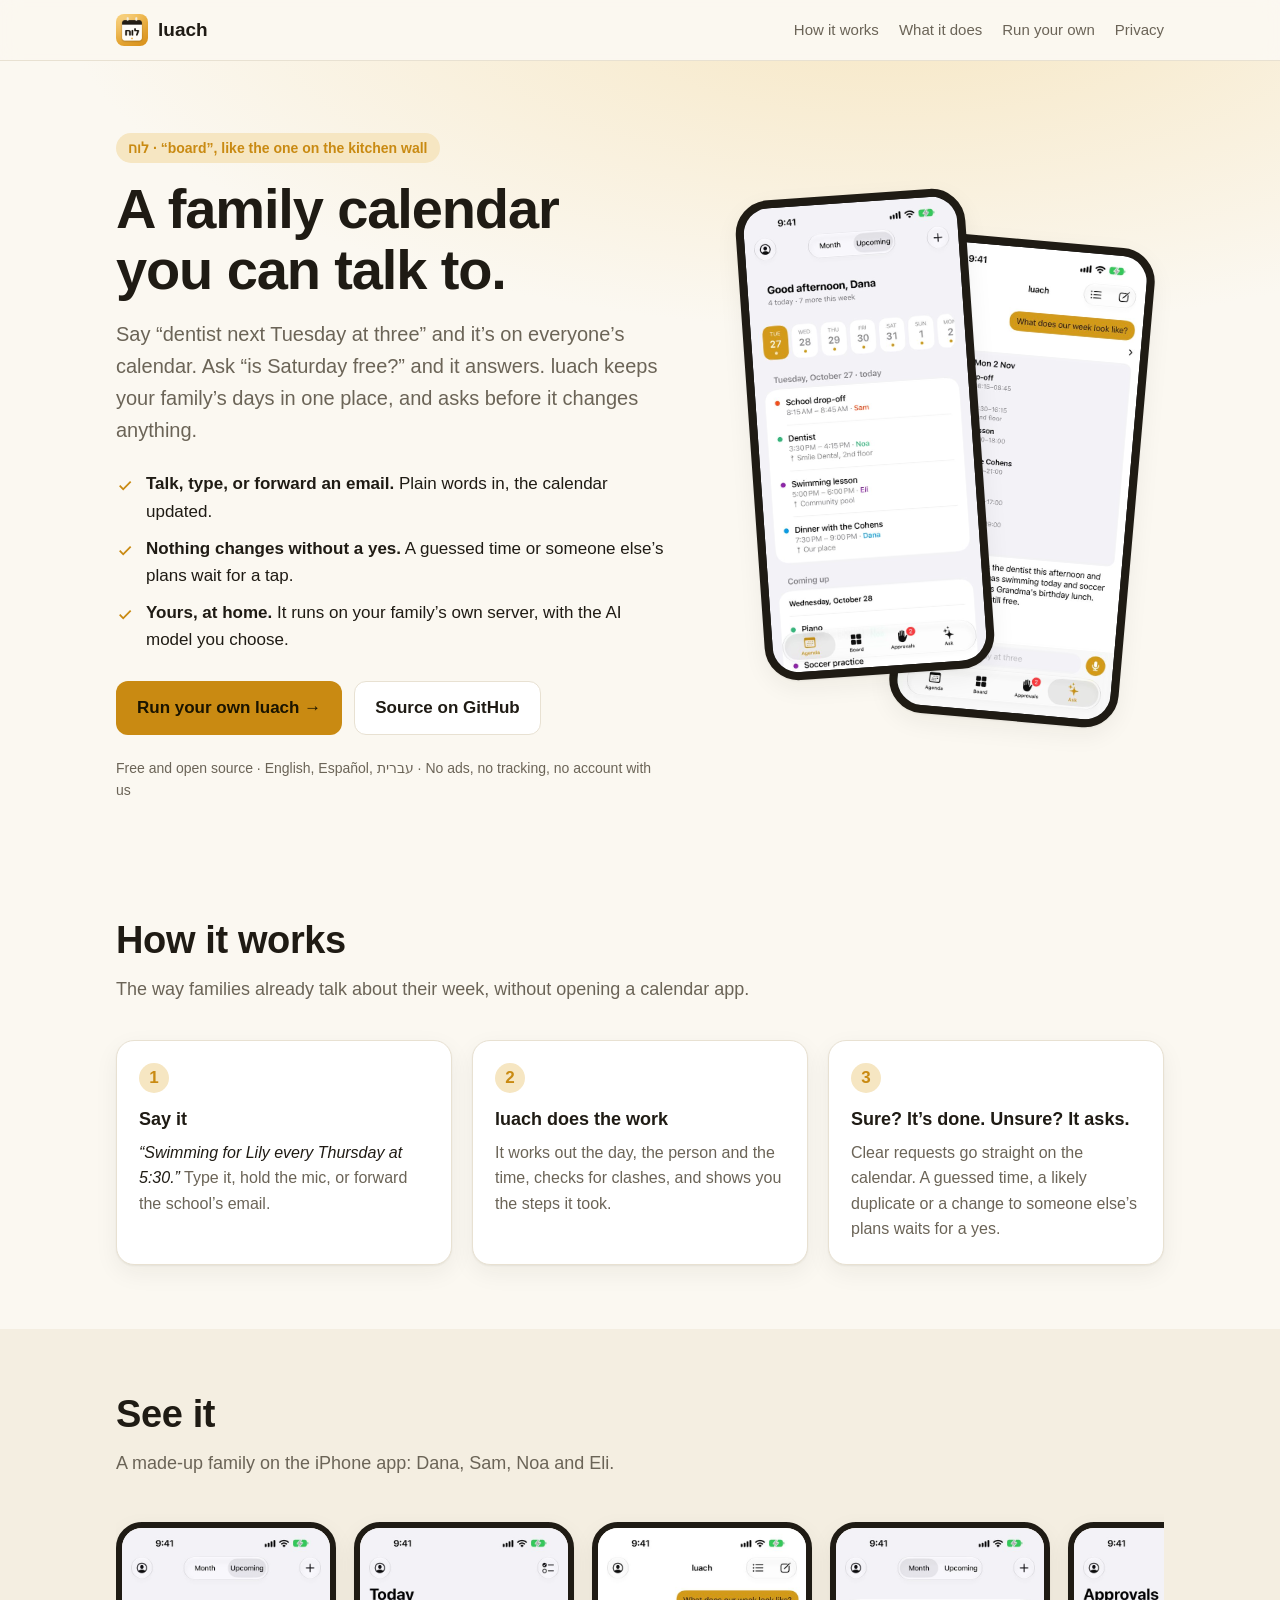
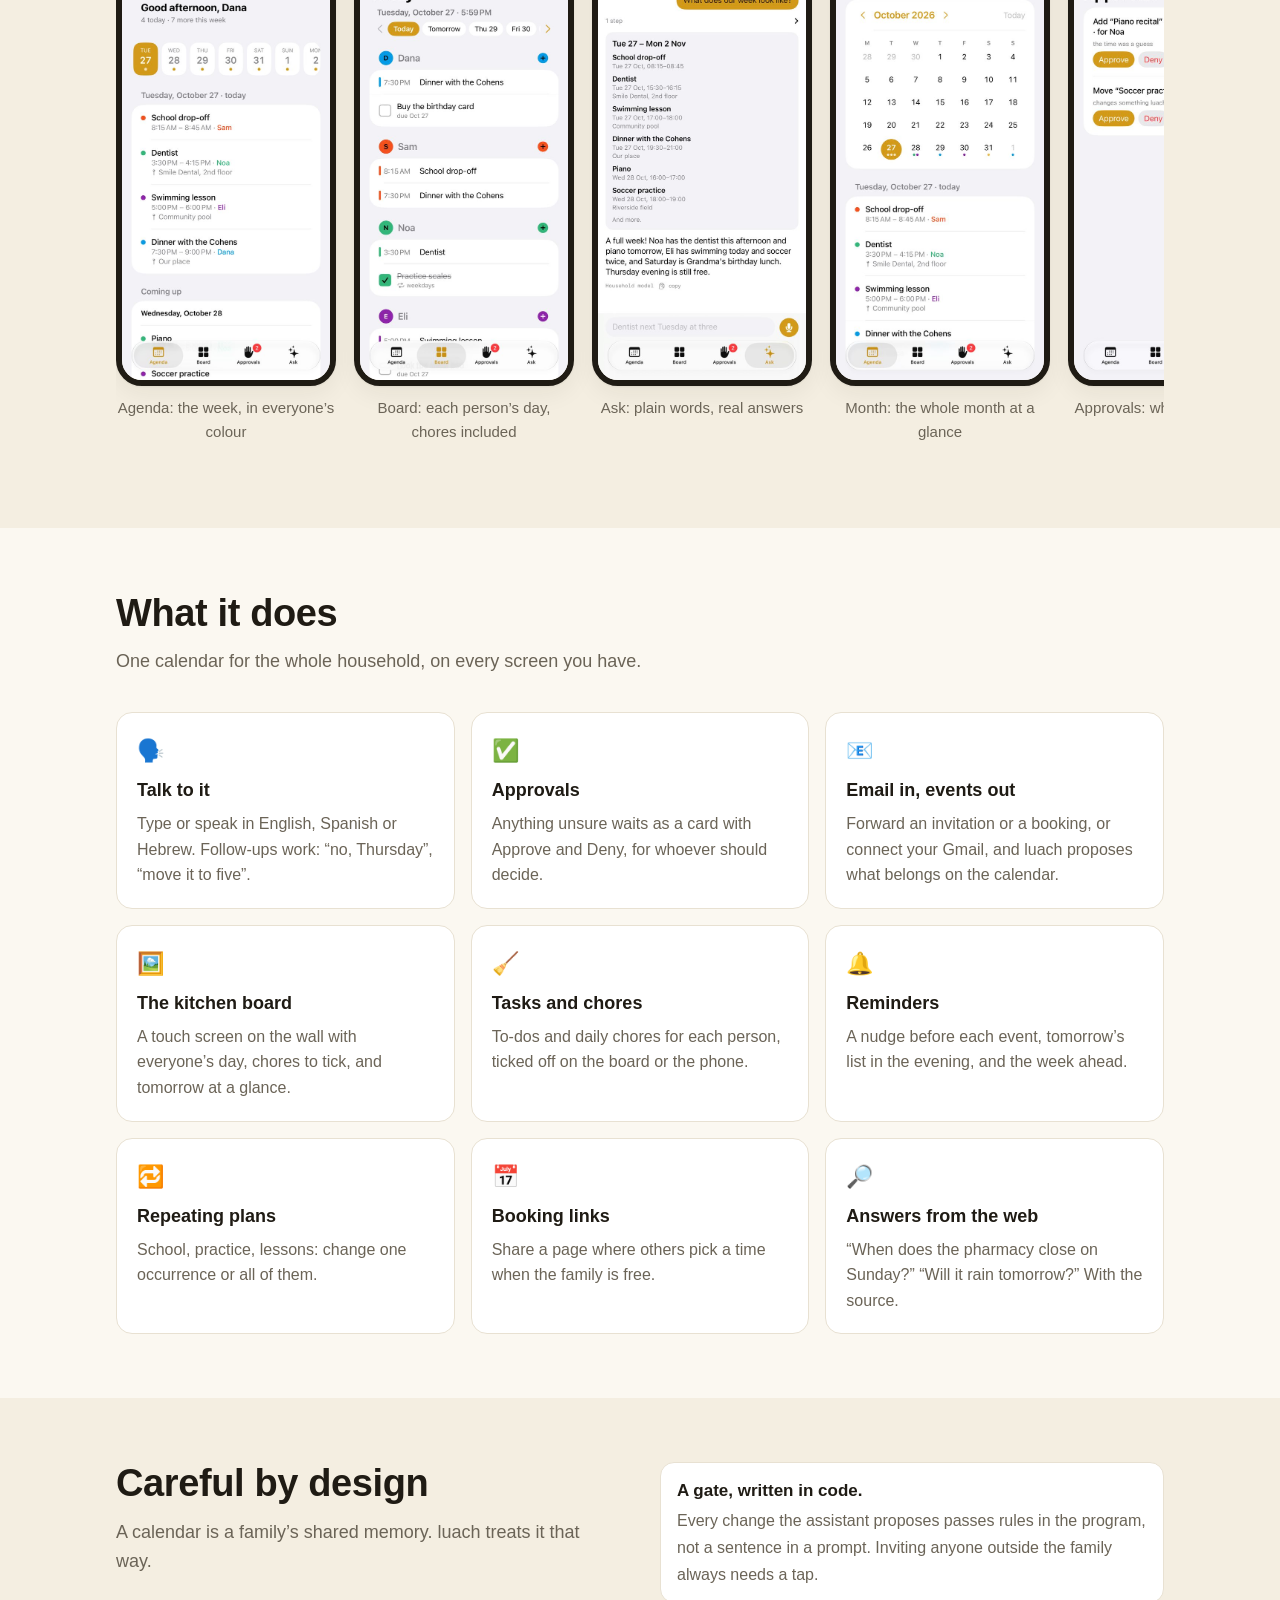
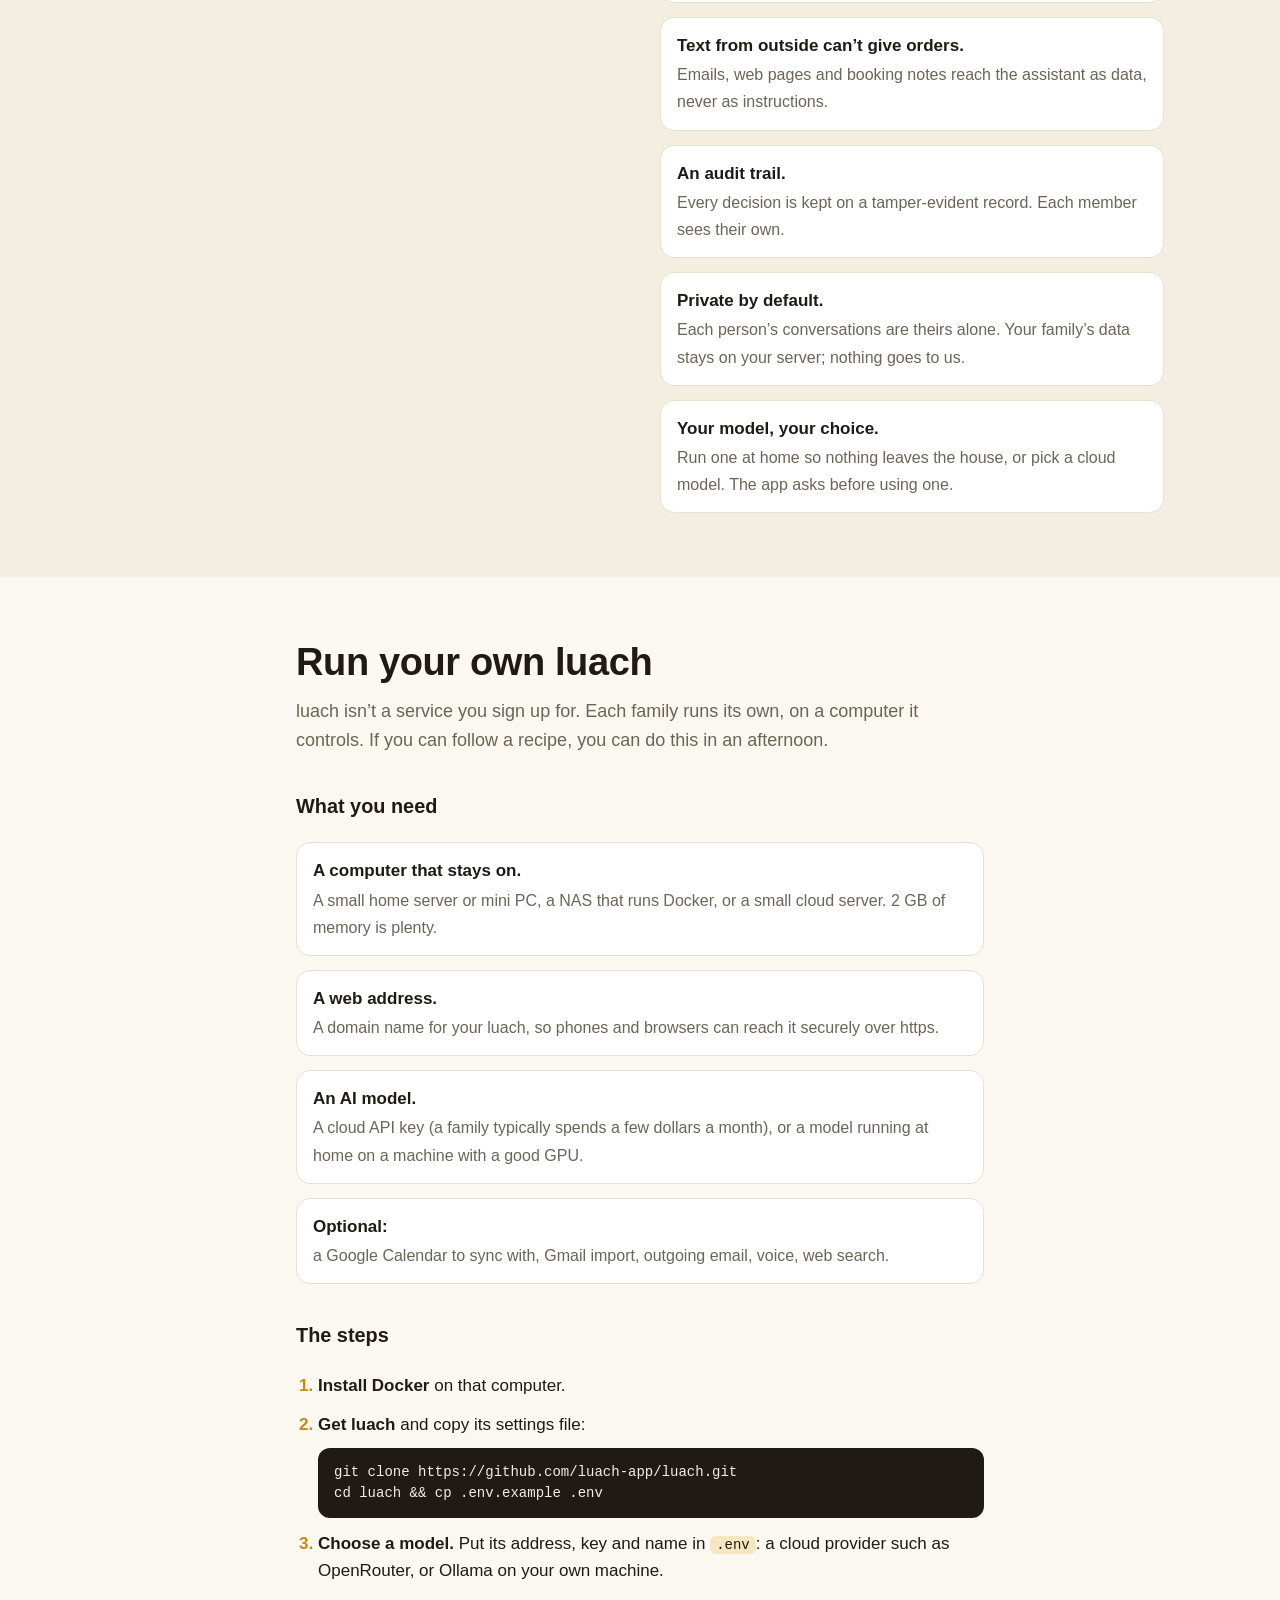
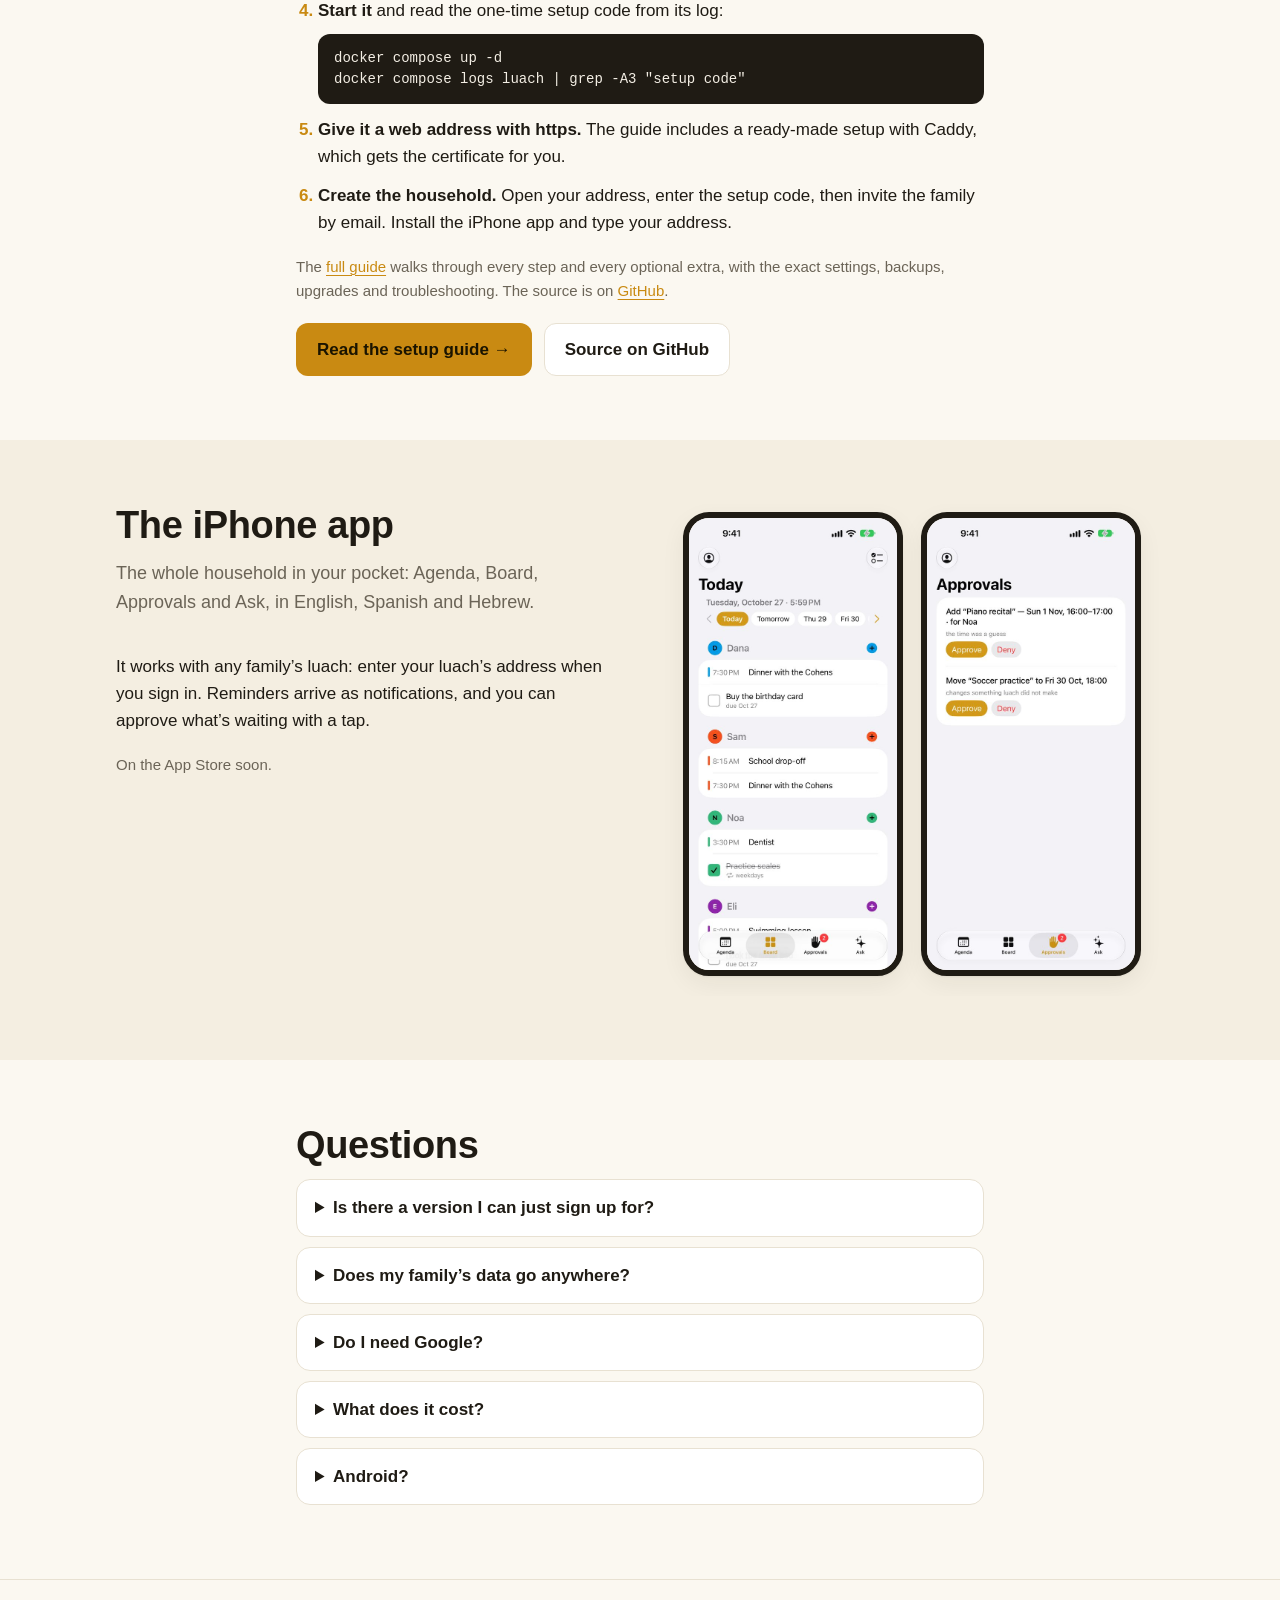
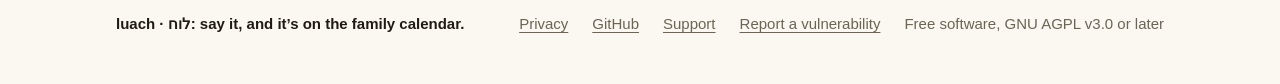
<file: index.html>
<!doctype html>
<html lang="en">
<head>
<meta charset="utf-8">
<meta name="viewport" content="width=device-width, initial-scale=1">
<title>luach · a family calendar you can talk to</title>
<meta name="description" content="Say it, and it's on the family calendar. luach is a household calendar run by a careful assistant: nothing changes without a yes, and it runs on your family's own server.">
<meta property="og:title" content="luach · a family calendar you can talk to">
<meta property="og:description" content="Say it, and it's on the family calendar. Nothing changes without a yes. Runs on your family's own server.">
<meta property="og:image" content="https://luach-app.github.io/img/agenda.jpg">
<link rel="icon" href="logo.png">
<link rel="stylesheet" href="style.css">
</head>
<body>

<header class="top">
  <div class="wrap">
    <a class="brand" href="./"><img src="logo.png" alt="">luach</a>
    <nav>
      <a class="hide-sm" href="#how">How it works</a>
      <a class="hide-sm" href="#features">What it does</a>
      <a href="#run">Run your own</a>
      <a href="privacy/">Privacy</a>
    </nav>
  </div>
</header>

<section class="hero">
  <div class="wrap">
    <div>
      <span class="eyebrow">לוח · “board”, like the one on the kitchen wall</span>
      <h1>A family calendar you can talk to.</h1>
      <p class="lede">Say “dentist next Tuesday at three” and it’s on everyone’s calendar. Ask “is Saturday free?” and it answers. luach keeps your family’s days in one place, and asks before it changes anything.</p>
      <ul class="claims">
        <li><b>Talk, type, or forward an email.</b> Plain words in, the calendar updated.</li>
        <li><b>Nothing changes without a yes.</b> A guessed time or someone else’s plans wait for a tap.</li>
        <li><b>Yours, at home.</b> It runs on your family’s own server, with the AI model you choose.</li>
      </ul>
      <div class="cta">
        <a class="btn primary" href="#run">Run your own luach →</a>
        <a class="btn" href="https://github.com/luach-app/luach">Source on GitHub</a>
      </div>
      <p class="trust">Free and open source · English, Español, עברית · No ads, no tracking, no account with us</p>
    </div>
    <div class="phones" aria-hidden="true">
      <div class="phone a"><img src="img/agenda.jpg" alt=""></div>
      <div class="phone b"><img src="img/ask.jpg" alt=""></div>
    </div>
  </div>
</section>

<section id="how">
  <div class="wrap">
    <h2>How it works</h2>
    <p class="sub">The way families already talk about their week, without opening a calendar app.</p>
    <div class="steps">
      <div class="step"><div class="n">1</div><h3>Say it</h3><p><span class="say">“Swimming for Lily every Thursday at 5:30.”</span> Type it, hold the mic, or forward the school’s email.</p></div>
      <div class="step"><div class="n">2</div><h3>luach does the work</h3><p>It works out the day, the person and the time, checks for clashes, and shows you the steps it took.</p></div>
      <div class="step"><div class="n">3</div><h3>Sure? It’s done. Unsure? It asks.</h3><p>Clear requests go straight on the calendar. A guessed time, a likely duplicate or a change to someone else’s plans waits for a yes.</p></div>
    </div>
  </div>
</section>

<section class="alt">
  <div class="wrap">
    <h2>See it</h2>
    <p class="sub">A made-up family on the iPhone app: Dana, Sam, Noa and Eli.</p>
    <div class="gallery">
      <figure><img src="img/agenda.jpg" alt="The Agenda: today's plans for each person, in their colour"><figcaption>Agenda: the week, in everyone’s colour</figcaption></figure>
      <figure><img src="img/board.jpg" alt="The Board: each person's day, with events and tasks"><figcaption>Board: each person’s day, chores included</figcaption></figure>
      <figure><img src="img/ask.jpg" alt="Ask: a question about the week, answered from the calendar"><figcaption>Ask: plain words, real answers</figcaption></figure>
      <figure><img src="img/month.jpg" alt="The month at a glance"><figcaption>Month: the whole month at a glance</figcaption></figure>
      <figure><img src="img/approvals.jpg" alt="Approvals: changes waiting for a yes"><figcaption>Approvals: what waits for a yes</figcaption></figure>
    </div>
  </div>
</section>

<section id="features">
  <div class="wrap">
    <h2>What it does</h2>
    <p class="sub">One calendar for the whole household, on every screen you have.</p>
    <div class="cards">
      <div class="card"><div class="ico">🗣️</div><h3>Talk to it</h3><p>Type or speak in English, Spanish or Hebrew. Follow-ups work: “no, Thursday”, “move it to five”.</p></div>
      <div class="card"><div class="ico">✅</div><h3>Approvals</h3><p>Anything unsure waits as a card with Approve and Deny, for whoever should decide.</p></div>
      <div class="card"><div class="ico">📧</div><h3>Email in, events out</h3><p>Forward an invitation or a booking, or connect your Gmail, and luach proposes what belongs on the calendar.</p></div>
      <div class="card"><div class="ico">🖼️</div><h3>The kitchen board</h3><p>A touch screen on the wall with everyone’s day, chores to tick, and tomorrow at a glance.</p></div>
      <div class="card"><div class="ico">🧹</div><h3>Tasks and chores</h3><p>To-dos and daily chores for each person, ticked off on the board or the phone.</p></div>
      <div class="card"><div class="ico">🔔</div><h3>Reminders</h3><p>A nudge before each event, tomorrow’s list in the evening, and the week ahead.</p></div>
      <div class="card"><div class="ico">🔁</div><h3>Repeating plans</h3><p>School, practice, lessons: change one occurrence or all of them.</p></div>
      <div class="card"><div class="ico">📅</div><h3>Booking links</h3><p>Share a page where others pick a time when the family is free.</p></div>
      <div class="card"><div class="ico">🔎</div><h3>Answers from the web</h3><p>“When does the pharmacy close on Sunday?” “Will it rain tomorrow?” With the source.</p></div>
    </div>
  </div>
</section>

<section class="alt" id="trust">
  <div class="wrap split">
    <div>
      <h2>Careful by design</h2>
      <p class="sub">A calendar is a family’s shared memory. luach treats it that way.</p>
    </div>
    <ul class="check">
      <li><b>A gate, written in code.</b><span>Every change the assistant proposes passes rules in the program, not a sentence in a prompt. Inviting anyone outside the family always needs a tap.</span></li>
      <li><b>Text from outside can’t give orders.</b><span>Emails, web pages and booking notes reach the assistant as data, never as instructions.</span></li>
      <li><b>An audit trail.</b><span>Every decision is kept on a tamper-evident record. Each member sees their own.</span></li>
      <li><b>Private by default.</b><span>Each person’s conversations are theirs alone. Your family’s data stays on your server; nothing goes to us.</span></li>
      <li><b>Your model, your choice.</b><span>Run one at home so nothing leaves the house, or pick a cloud model. The app asks before using one.</span></li>
    </ul>
  </div>
</section>

<section id="run">
  <div class="narrow">
    <h2>Run your own luach</h2>
    <p class="sub">luach isn’t a service you sign up for. Each family runs its own, on a computer it controls. If you can follow a recipe, you can do this in an afternoon.</p>

    <h3>What you need</h3>
    <ul class="check">
      <li><b>A computer that stays on.</b><span>A small home server or mini PC, a NAS that runs Docker, or a small cloud server. 2 GB of memory is plenty.</span></li>
      <li><b>A web address.</b><span>A domain name for your luach, so phones and browsers can reach it securely over https.</span></li>
      <li><b>An AI model.</b><span>A cloud API key (a family typically spends a few dollars a month), or a model running at home on a machine with a good GPU.</span></li>
      <li><b>Optional:</b><span>a Google Calendar to sync with, Gmail import, outgoing email, voice, web search.</span></li>
    </ul>

    <h3 style="margin-top:36px">The steps</h3>
    <ol class="run">
      <li><b>Install Docker</b> on that computer.</li>
      <li><b>Get luach</b> and copy its settings file:
        <pre>git clone https://github.com/luach-app/luach.git
cd luach && cp .env.example .env</pre></li>
      <li><b>Choose a model.</b> Put its address, key and name in <code>.env</code>: a cloud provider such as OpenRouter, or Ollama on your own machine.</li>
      <li><b>Start it</b> and read the one-time setup code from its log:
        <pre>docker compose up -d
docker compose logs luach | grep -A3 "setup code"</pre></li>
      <li><b>Give it a web address with https.</b> The guide includes a ready-made setup with Caddy, which gets the certificate for you.</li>
      <li><b>Create the household.</b> Open your address, enter the setup code, then invite the family by email. Install the iPhone app and type your address.</li>
    </ol>
    <p class="note">The <a href="https://github.com/luach-app/luach/blob/main/docs/SELF-HOSTING.md">full guide</a> walks through every step and every optional extra, with the exact settings, backups, upgrades and troubleshooting. The source is on <a href="https://github.com/luach-app/luach">GitHub</a>.</p>
    <div class="cta" style="margin-top:20px"><a class="btn primary" href="https://github.com/luach-app/luach/blob/main/docs/SELF-HOSTING.md">Read the setup guide →</a><a class="btn" href="https://github.com/luach-app/luach">Source on GitHub</a></div>
  </div>
</section>

<section class="alt" id="app">
  <div class="wrap split">
    <div>
      <h2>The iPhone app</h2>
      <p class="sub">The whole household in your pocket: Agenda, Board, Approvals and Ask, in English, Spanish and Hebrew.</p>
      <p>It works with any family’s luach: enter your luach’s address when you sign in. Reminders arrive as notifications, and you can approve what’s waiting with a tap.</p>
      <p class="note">On the App Store soon.</p>
    </div>
    <div class="gallery" style="justify-content:center">
      <figure><img src="img/board.jpg" alt="The Board on the iPhone"></figure>
      <figure><img src="img/approvals.jpg" alt="Approvals on the iPhone"></figure>
    </div>
  </div>
</section>

<section id="faq">
  <div class="narrow">
    <h2>Questions</h2>
    <details><summary>Is there a version I can just sign up for?</summary><p>No, on purpose. luach holds a family’s plans, conversations and, if you connect it, email. It belongs on a computer the family controls. Nobody, including us, runs one for you.</p></details>
    <details><summary>Does my family’s data go anywhere?</summary><p>Your calendar, conversations and memory stay on your server. What you ask goes to the AI model you configured: if it runs at home, nothing leaves the house; if it’s a cloud model, that provider sees the request. The app shows which, and asks first.</p></details>
    <details><summary>Do I need Google?</summary><p>No. luach keeps its own calendar. If your family already lives in Google Calendar, it can use that instead, and Gmail import is optional.</p></details>
    <details><summary>What does it cost?</summary><p>luach is free. You pay for your own computer or cloud server, a domain, and, if you use one, a cloud AI model, typically a few dollars a month for a family.</p></details>
    <details><summary>Android?</summary><p>The web app works on any phone and can be added to the home screen. A native Android app isn’t planned yet.</p></details>
  </div>
</section>

<footer>
  <div class="wrap">
    <span class="tag">luach · לוח: say it, and it’s on the family calendar.</span>
    <a href="privacy/">Privacy</a>
    <a href="https://github.com/luach-app/luach">GitHub</a>
    <a href="https://github.com/luach-app/luach/issues">Support</a>
    <a href="https://github.com/luach-app/luach/security/advisories/new">Report a vulnerability</a>
    <span>Free software, GNU AGPL v3.0 or later</span>
  </div>
</footer>
</body>
</html>
</file>
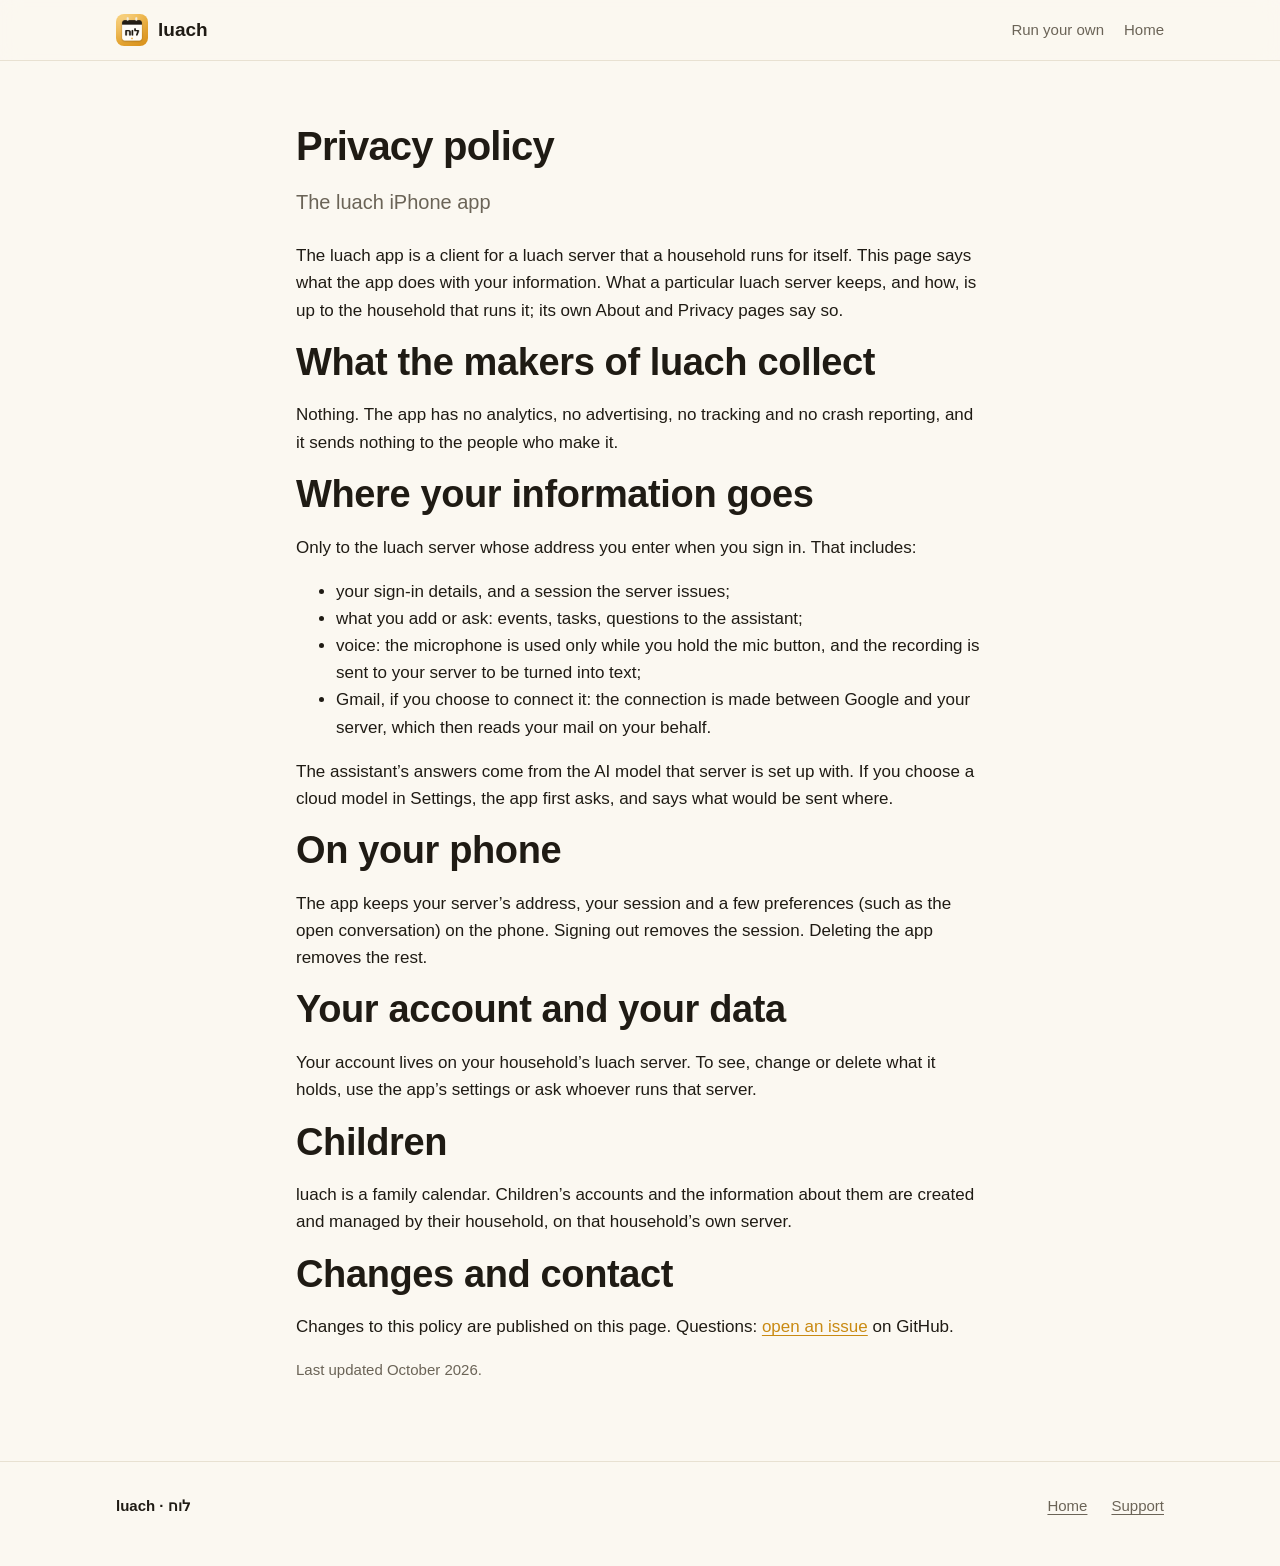
<file: privacy/index.html>
<!doctype html>
<html lang="en">
<head>
<meta charset="utf-8">
<meta name="viewport" content="width=device-width, initial-scale=1">
<title>luach · Privacy policy</title>
<link rel="icon" href="../logo.png">
<link rel="stylesheet" href="../style.css">
</head>
<body>
<header class="top">
  <div class="wrap">
    <a class="brand" href="../"><img src="../logo.png" alt="">luach</a>
    <nav><a href="../#run">Run your own</a><a href="../">Home</a></nav>
  </div>
</header>
<section>
<main class="narrow">
  <h1 style="font-size:40px">Privacy policy</h1>
  <p class="lede">The luach iPhone app</p>

  <p>The luach app is a client for a luach server that a household runs for itself. This page
  says what the app does with your information. What a particular luach server keeps, and how,
  is up to the household that runs it; its own About and Privacy pages say so.</p>

  <h2>What the makers of luach collect</h2>
  <p>Nothing. The app has no analytics, no advertising, no tracking and no crash reporting, and
  it sends nothing to the people who make it.</p>

  <h2>Where your information goes</h2>
  <p>Only to the luach server whose address you enter when you sign in. That includes:</p>
  <ul>
    <li>your sign-in details, and a session the server issues;</li>
    <li>what you add or ask: events, tasks, questions to the assistant;</li>
    <li>voice: the microphone is used only while you hold the mic button, and the recording is
    sent to your server to be turned into text;</li>
    <li>Gmail, if you choose to connect it: the connection is made between Google and your
    server, which then reads your mail on your behalf.</li>
  </ul>
  <p>The assistant’s answers come from the AI model that server is set up with. If you choose a
  cloud model in Settings, the app first asks, and says what would be sent where.</p>

  <h2>On your phone</h2>
  <p>The app keeps your server’s address, your session and a few preferences (such as the open
  conversation) on the phone. Signing out removes the session. Deleting the app removes the rest.</p>

  <h2>Your account and your data</h2>
  <p>Your account lives on your household’s luach server. To see, change or delete what it holds,
  use the app’s settings or ask whoever runs that server.</p>

  <h2>Children</h2>
  <p>luach is a family calendar. Children’s accounts and the information about them are created
  and managed by their household, on that household’s own server.</p>

  <h2>Changes and contact</h2>
  <p>Changes to this policy are published on this page. Questions:
  <a href="https://github.com/luach-app/luach/issues">open an issue</a> on GitHub.</p>

  <p class="note">Last updated October 2026.</p>
</main>
</section>
<footer><div class="wrap"><span class="tag">luach · לוח</span><a href="../">Home</a><a href="https://github.com/luach-app/luach/issues">Support</a></div></footer>
</body>
</html>
</file>
<file: style.css>
:root {
  --bg: #fbf8f1; --bg-2: #f4eee1; --fg: #1f1b14; --muted: #6b6457; --accent: #c98a12; --accent-ink: #1a1400;
  --accent-soft: #f6e6c2; --card: #ffffff; --line: #e8e1d2; --shadow: 0 1px 2px rgb(31 27 20 / 6%), 0 8px 24px rgb(31 27 20 / 6%);
}
@media (prefers-color-scheme: dark) {
  :root { --bg: #17140f; --bg-2: #1d1913; --fg: #f3eee4; --muted: #a59d8e; --accent: #e8a93a; --accent-ink: #1a1400;
          --accent-soft: #3a2e17; --card: #211d16; --line: #332d23; --shadow: 0 1px 2px rgb(0 0 0 / 30%), 0 8px 24px rgb(0 0 0 / 25%); }
}
* { box-sizing: border-box; }
html { scroll-behavior: smooth; }
body { margin: 0; background: var(--bg); color: var(--fg); font: 17px/1.6 -apple-system, BlinkMacSystemFont, "Segoe UI", Roboto, "Helvetica Neue", sans-serif; -webkit-font-smoothing: antialiased; }
a { color: var(--accent); text-decoration-thickness: 1px; text-underline-offset: 3px; }
img { max-width: 100%; display: block; }
.wrap { max-width: 1080px; margin: 0 auto; padding: 0 16px; }
.narrow { max-width: 720px; margin: 0 auto; padding: 0 16px; }

/* Top bar */
.top { position: sticky; top: 0; z-index: 10; background: color-mix(in srgb, var(--bg) 88%, transparent); backdrop-filter: saturate(1.4) blur(10px); border-bottom: 1px solid var(--line); }
.top .wrap { display: flex; align-items: center; gap: 20px; height: 60px; }
.brand { display: flex; align-items: center; gap: 10px; color: var(--fg); text-decoration: none; font-weight: 700; font-size: 19px; }
.brand img { width: 32px; height: 32px; border-radius: 8px; }
.top nav { margin-left: auto; display: flex; gap: 20px; font-size: 15px; }
.top nav a { color: var(--muted); text-decoration: none; }
.top nav a:hover { color: var(--fg); }
@media (max-width: 640px) { .top nav a.hide-sm { display: none; } }

/* Hero */
.hero { padding: 72px 0 40px; background: radial-gradient(1200px 500px at 70% -10%, var(--accent-soft), transparent 70%); }
.hero .wrap { display: grid; grid-template-columns: 1.1fr 0.9fr; gap: 48px; align-items: center; }
@media (max-width: 860px) { .hero .wrap { grid-template-columns: 1fr; } .hero { padding-top: 48px; } }
.eyebrow { display: inline-block; font-size: 14px; font-weight: 600; color: var(--accent); background: var(--accent-soft); padding: 4px 12px; border-radius: 999px; margin-bottom: 16px; }
h1 { font-size: clamp(36px, 5.5vw, 56px); line-height: 1.08; letter-spacing: -0.02em; margin: 0 0 18px; }
.lede { font-size: 20px; color: var(--muted); margin: 0 0 24px; }
.claims { list-style: none; padding: 0; margin: 0 0 28px; display: grid; gap: 10px; }
.claims li { padding-left: 30px; position: relative; }
.claims li::before { content: ""; position: absolute; left: 0; top: 6px; width: 18px; height: 18px; border-radius: 6px; background: var(--accent); mask: url("data:image/svg+xml,%3Csvg xmlns='http://www.w3.org/2000/svg' viewBox='0 0 20 20'%3E%3Cpath d='M8 13.2 4.8 10l-1.4 1.4L8 16l9-9-1.4-1.4z'/%3E%3C/svg%3E") center/contain no-repeat; }
.cta { display: flex; flex-wrap: wrap; gap: 12px; align-items: center; }
.btn { display: inline-flex; align-items: center; gap: 8px; padding: 12px 20px; border-radius: 12px; font-weight: 600; text-decoration: none; border: 1px solid var(--line); color: var(--fg); background: var(--card); }
.btn.primary { background: var(--accent); color: var(--accent-ink); border-color: transparent; }
.btn:hover { filter: brightness(1.04); }
.trust { margin-top: 22px; font-size: 14px; color: var(--muted); }

/* Phones */
.phones { position: relative; height: 560px; }
.phone { position: absolute; width: 230px; border-radius: 34px; overflow: hidden; border: 8px solid #1f1b14; box-shadow: var(--shadow); background: #000; }
.phone img { width: 100%; }
.phone.a { left: 8%; top: 0; transform: rotate(-4deg); z-index: 2; }
.phone.b { right: 6%; top: 46px; transform: rotate(5deg); }
@media (max-width: 860px) { .phones { height: 480px; } .phone { width: 200px; } .phone.a { left: 4%; } .phone.b { right: 4%; } }
@media (max-width: 460px) { .phones { height: 420px; } .phone { width: 170px; } }

/* Sections */
section { padding: 64px 0; }
section.alt { background: var(--bg-2); }
h2 { font-size: clamp(28px, 3.6vw, 38px); line-height: 1.15; letter-spacing: -0.01em; margin: 0 0 12px; }
.sub { color: var(--muted); font-size: 18px; margin: 0 0 36px; max-width: 680px; }
.steps { display: grid; grid-template-columns: repeat(3, 1fr); gap: 20px; }
@media (max-width: 760px) { .steps { grid-template-columns: 1fr; } }
.step { background: var(--card); border: 1px solid var(--line); border-radius: 18px; padding: 22px; box-shadow: var(--shadow); }
.step .n { width: 30px; height: 30px; border-radius: 999px; background: var(--accent-soft); color: var(--accent); font-weight: 700; display: grid; place-items: center; margin-bottom: 12px; }
.step h3, .card h3 { margin: 0 0 6px; font-size: 18px; }
.step p, .card p { margin: 0; color: var(--muted); font-size: 16px; }
.say { font-style: italic; color: var(--fg); }
.cards { display: grid; grid-template-columns: repeat(3, 1fr); gap: 16px; }
@media (max-width: 860px) { .cards { grid-template-columns: repeat(2, 1fr); } }
@media (max-width: 520px) { .cards { grid-template-columns: 1fr; } }
.card { background: var(--card); border: 1px solid var(--line); border-radius: 16px; padding: 20px; }
.card .ico { font-size: 22px; margin-bottom: 8px; }

/* Gallery */
.gallery { display: flex; gap: 18px; overflow-x: auto; padding: 8px 4px 20px; scroll-snap-type: x mandatory; }
.gallery figure { margin: 0; flex: 0 0 220px; scroll-snap-align: start; }
.gallery img { border-radius: 26px; border: 6px solid #1f1b14; box-shadow: var(--shadow); }
.gallery figcaption { text-align: center; color: var(--muted); font-size: 15px; margin-top: 10px; }

/* Two columns */
.split { display: grid; grid-template-columns: 1fr 1fr; gap: 40px; align-items: start; }
@media (max-width: 860px) { .split { grid-template-columns: 1fr; } }
.check { list-style: none; padding: 0; margin: 0; display: grid; gap: 14px; }
.check li { background: var(--card); border: 1px solid var(--line); border-radius: 14px; padding: 14px 16px; }
.check b { display: block; margin-bottom: 2px; }
.check span { color: var(--muted); font-size: 16px; }
ol.run { margin: 0; padding-left: 22px; display: grid; gap: 12px; }
ol.run li::marker { color: var(--accent); font-weight: 700; }
code, pre { font: 14px/1.5 ui-monospace, SFMono-Regular, Menlo, Consolas, monospace; }
pre { background: #1f1b14; color: #f3eee4; border-radius: 12px; padding: 14px 16px; overflow-x: auto; margin: 10px 0 0; }
:not(pre) > code { background: var(--accent-soft); padding: 1px 6px; border-radius: 6px; }
.note { color: var(--muted); font-size: 15px; margin-top: 18px; }

/* FAQ */
details { background: var(--card); border: 1px solid var(--line); border-radius: 14px; padding: 14px 18px; margin-bottom: 10px; }
summary { cursor: pointer; font-weight: 600; }
details p { color: var(--muted); margin: 10px 0 2px; }

footer { border-top: 1px solid var(--line); padding: 32px 0 48px; color: var(--muted); font-size: 15px; }
footer .wrap { display: flex; flex-wrap: wrap; gap: 12px 24px; align-items: center; }
footer .tag { color: var(--fg); font-weight: 600; margin-right: auto; }
footer a { color: var(--muted); }
</file>
